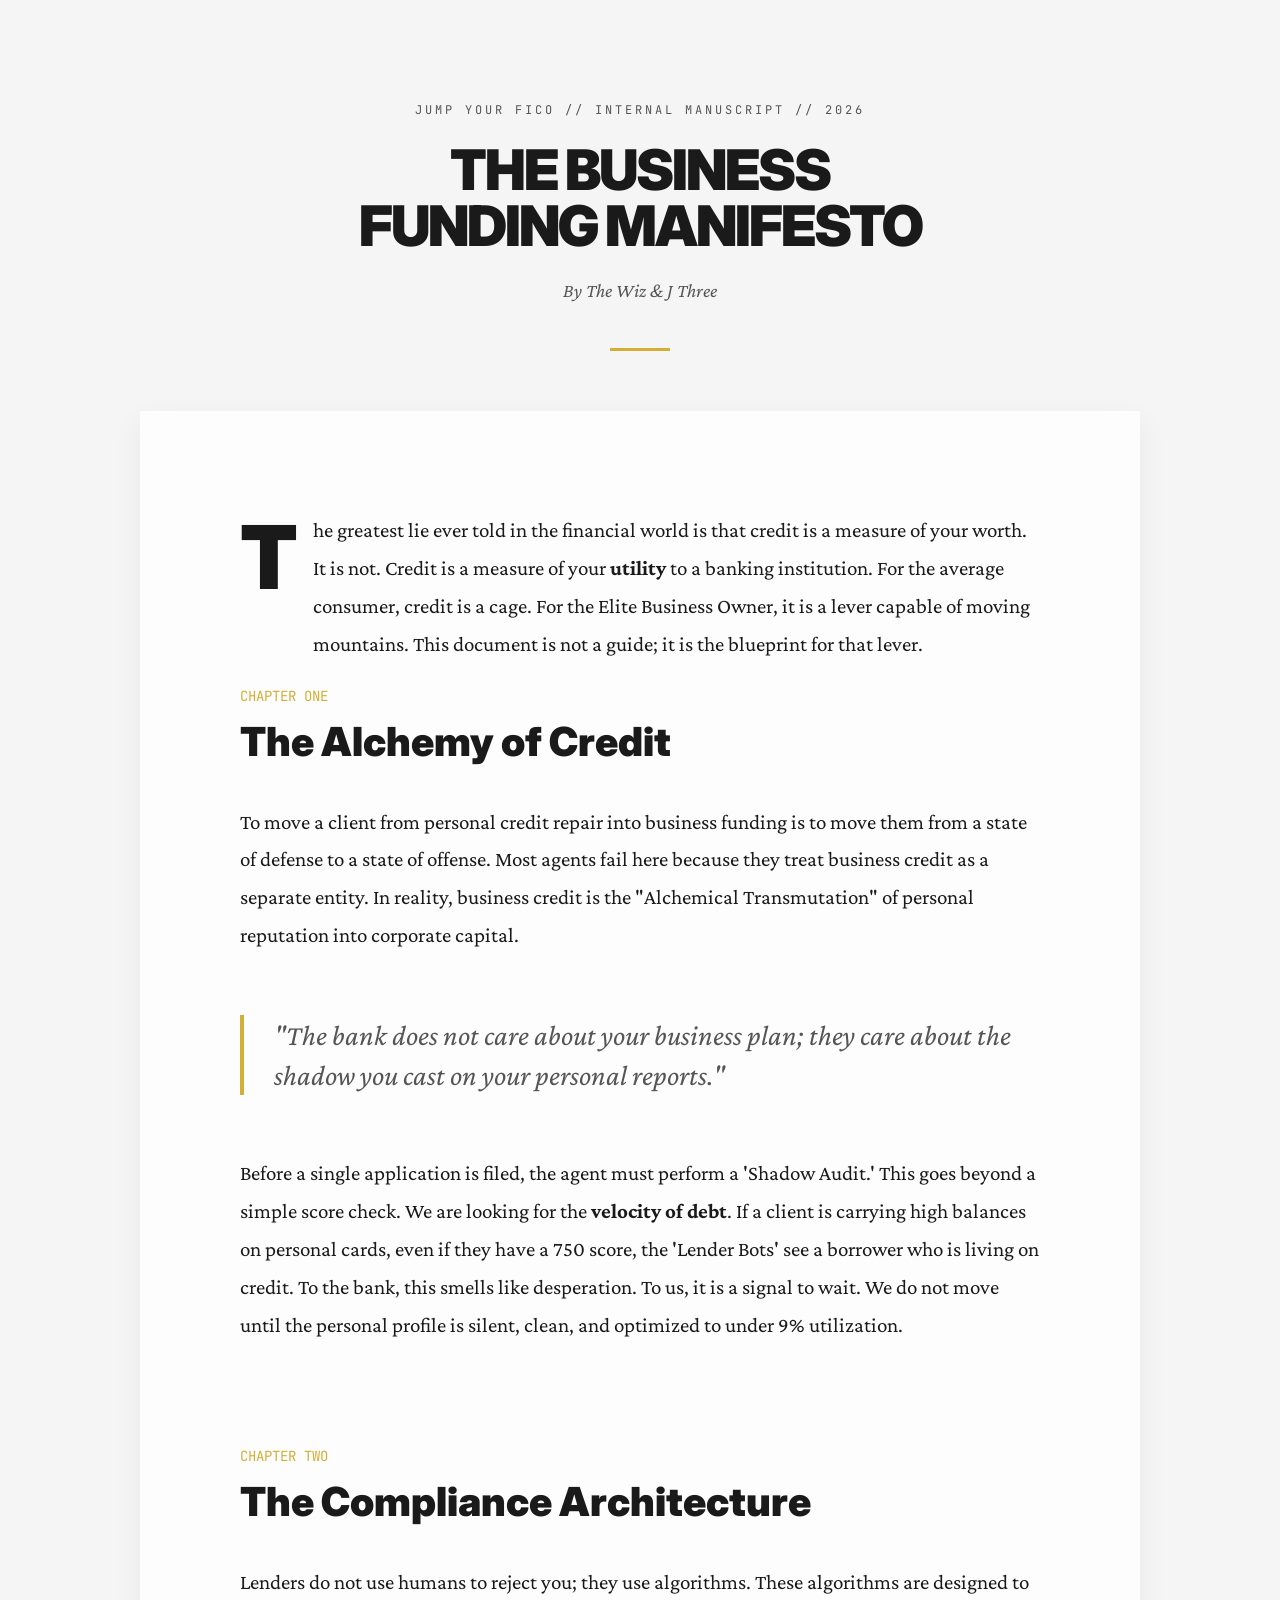
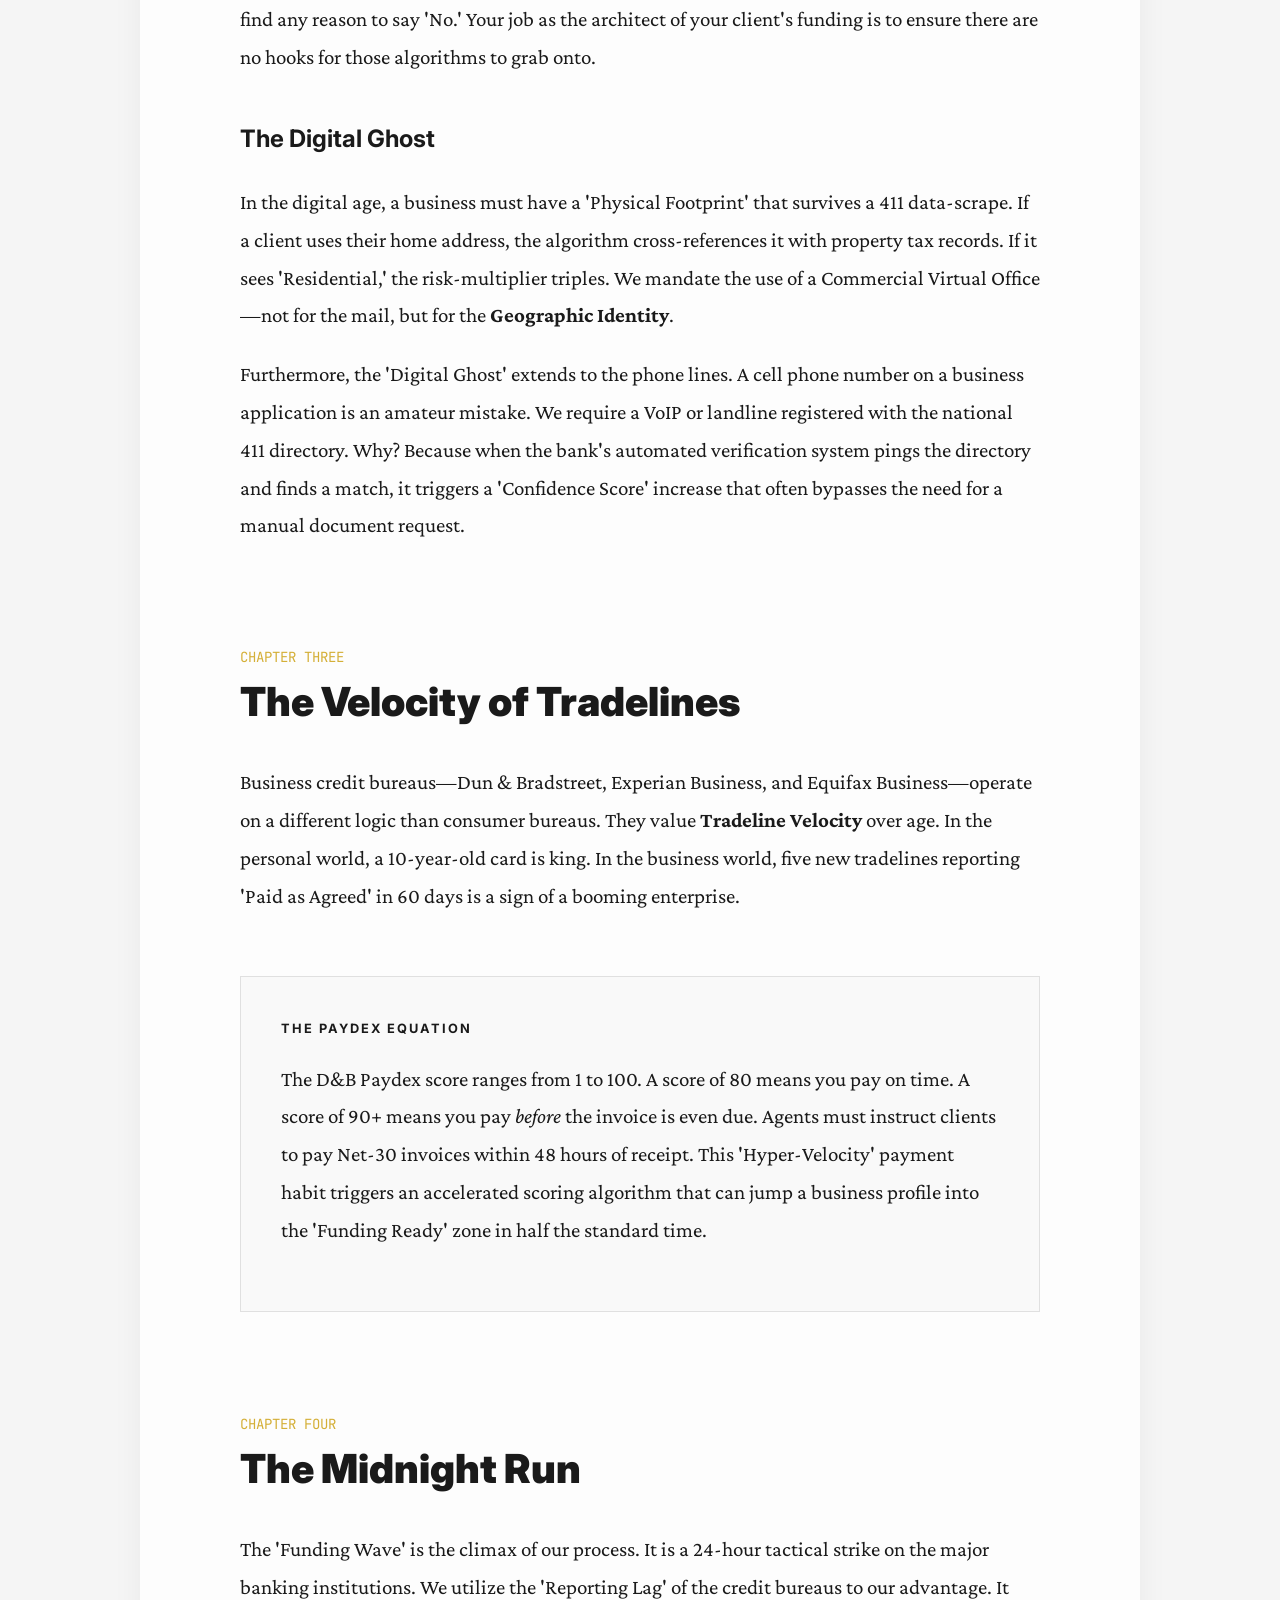
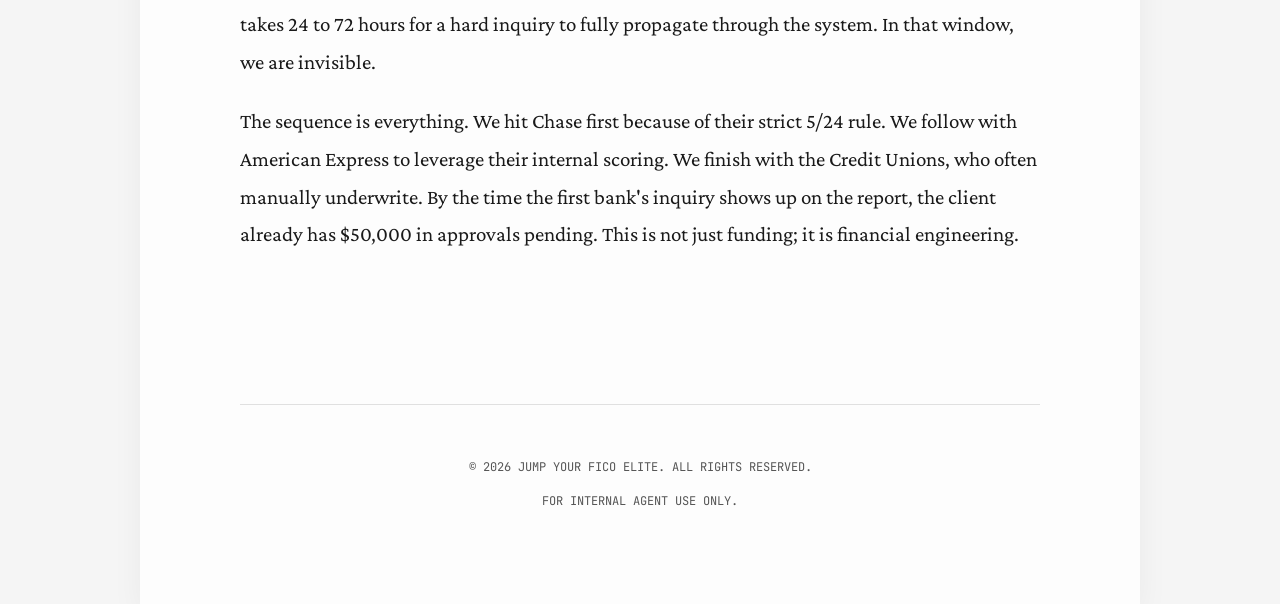
<file: index.html>
<!DOCTYPE html>
<html lang="en">
<head>
    <meta charset="UTF-8">
    <meta name="viewport" content="width=device-width, initial-scale=1.0">
    <title>The Business Funding Manifesto | Jump Your FICO</title>
    <link rel="stylesheet" href="styles.css">
    <link href="https://fonts.googleapis.com/css2?family=Crimson+Pro:ital,wght@0,400;0,700;1,400&family=Inter:wght@400;900&family=JetBrains+Mono&display=swap" rel="stylesheet">
</head>
<body class="ebook-mode">
    <div class="progress-bar-top"></div>
    
    <header class="manuscript-header">
        <div class="meta">JUMP YOUR FICO // INTERNAL MANUSCRIPT // 2026</div>
        <h1 class="book-title">THE BUSINESS<br>FUNDING MANIFESTO</h1>
        <p class="author">By The Wiz & J Three</p>
        <div class="divider"></div>
    </header>

    <main class="manuscript-container">
        <section class="prologue">
            <p class="dropcap">T</p>
            <p>he greatest lie ever told in the financial world is that credit is a measure of your worth. It is not. Credit is a measure of your <strong>utility</strong> to a banking institution. For the average consumer, credit is a cage. For the Elite Business Owner, it is a lever capable of moving mountains. This document is not a guide; it is the blueprint for that lever.</p>
        </section>

        <section id="chapter-1" class="chapter">
            <span class="chapter-label">Chapter One</span>
            <h2>The Alchemy of Credit</h2>
            <p>To move a client from personal credit repair into business funding is to move them from a state of defense to a state of offense. Most agents fail here because they treat business credit as a separate entity. In reality, business credit is the "Alchemical Transmutation" of personal reputation into corporate capital.</p>
            
            <blockquote class="pull-quote">
                "The bank does not care about your business plan; they care about the shadow you cast on your personal reports."
            </blockquote>

            <p>Before a single application is filed, the agent must perform a 'Shadow Audit.' This goes beyond a simple score check. We are looking for the <strong>velocity of debt</strong>. If a client is carrying high balances on personal cards, even if they have a 750 score, the 'Lender Bots' see a borrower who is living on credit. To the bank, this smells like desperation. To us, it is a signal to wait. We do not move until the personal profile is silent, clean, and optimized to under 9% utilization.</p>
        </section>

        <section id="chapter-2" class="chapter">
            <span class="chapter-label">Chapter Two</span>
            <h2>The Compliance Architecture</h2>
            <p>Lenders do not use humans to reject you; they use algorithms. These algorithms are designed to find any reason to say 'No.' Your job as the architect of your client's funding is to ensure there are no hooks for those algorithms to grab onto.</p>
            
            <h3>The Digital Ghost</h3>
            <p>In the digital age, a business must have a 'Physical Footprint' that survives a 411 data-scrape. If a client uses their home address, the algorithm cross-references it with property tax records. If it sees 'Residential,' the risk-multiplier triples. We mandate the use of a Commercial Virtual Office—not for the mail, but for the <strong>Geographic Identity</strong>.</p>
            
            <p>Furthermore, the 'Digital Ghost' extends to the phone lines. A cell phone number on a business application is an amateur mistake. We require a VoIP or landline registered with the national 411 directory. Why? Because when the bank's automated verification system pings the directory and finds a match, it triggers a 'Confidence Score' increase that often bypasses the need for a manual document request.</p>
        </section>

        <section id="chapter-3" class="chapter">
            <span class="chapter-label">Chapter Three</span>
            <h2>The Velocity of Tradelines</h2>
            <p>Business credit bureaus—Dun & Bradstreet, Experian Business, and Equifax Business—operate on a different logic than consumer bureaus. They value <strong>Tradeline Velocity</strong> over age. In the personal world, a 10-year-old card is king. In the business world, five new tradelines reporting 'Paid as Agreed' in 60 days is a sign of a booming enterprise.</p>

            <div class="note-box">
                <h4>The Paydex Equation</h4>
                <p>The D&B Paydex score ranges from 1 to 100. A score of 80 means you pay on time. A score of 90+ means you pay <i>before</i> the invoice is even due. Agents must instruct clients to pay Net-30 invoices within 48 hours of receipt. This 'Hyper-Velocity' payment habit triggers an accelerated scoring algorithm that can jump a business profile into the 'Funding Ready' zone in half the standard time.</p>
            </div>
        </section>

        <section id="chapter-4" class="chapter">
            <span class="chapter-label">Chapter Four</span>
            <h2>The Midnight Run</h2>
            <p>The 'Funding Wave' is the climax of our process. It is a 24-hour tactical strike on the major banking institutions. We utilize the 'Reporting Lag' of the credit bureaus to our advantage. It takes 24 to 72 hours for a hard inquiry to fully propagate through the system. In that window, we are invisible.</p>
            
            <p>The sequence is everything. We hit Chase first because of their strict 5/24 rule. We follow with American Express to leverage their internal scoring. We finish with the Credit Unions, who often manually underwrite. By the time the first bank's inquiry shows up on the report, the client already has $50,000 in approvals pending. This is not just funding; it is financial engineering.</p>
        </section>

        <footer class="manuscript-footer">
            <p>© 2026 JUMP YOUR FICO ELITE. ALL RIGHTS RESERVED.</p>
            <p>FOR INTERNAL AGENT USE ONLY.</p>
        </footer>
    </main>
</body>
</html>
</file>
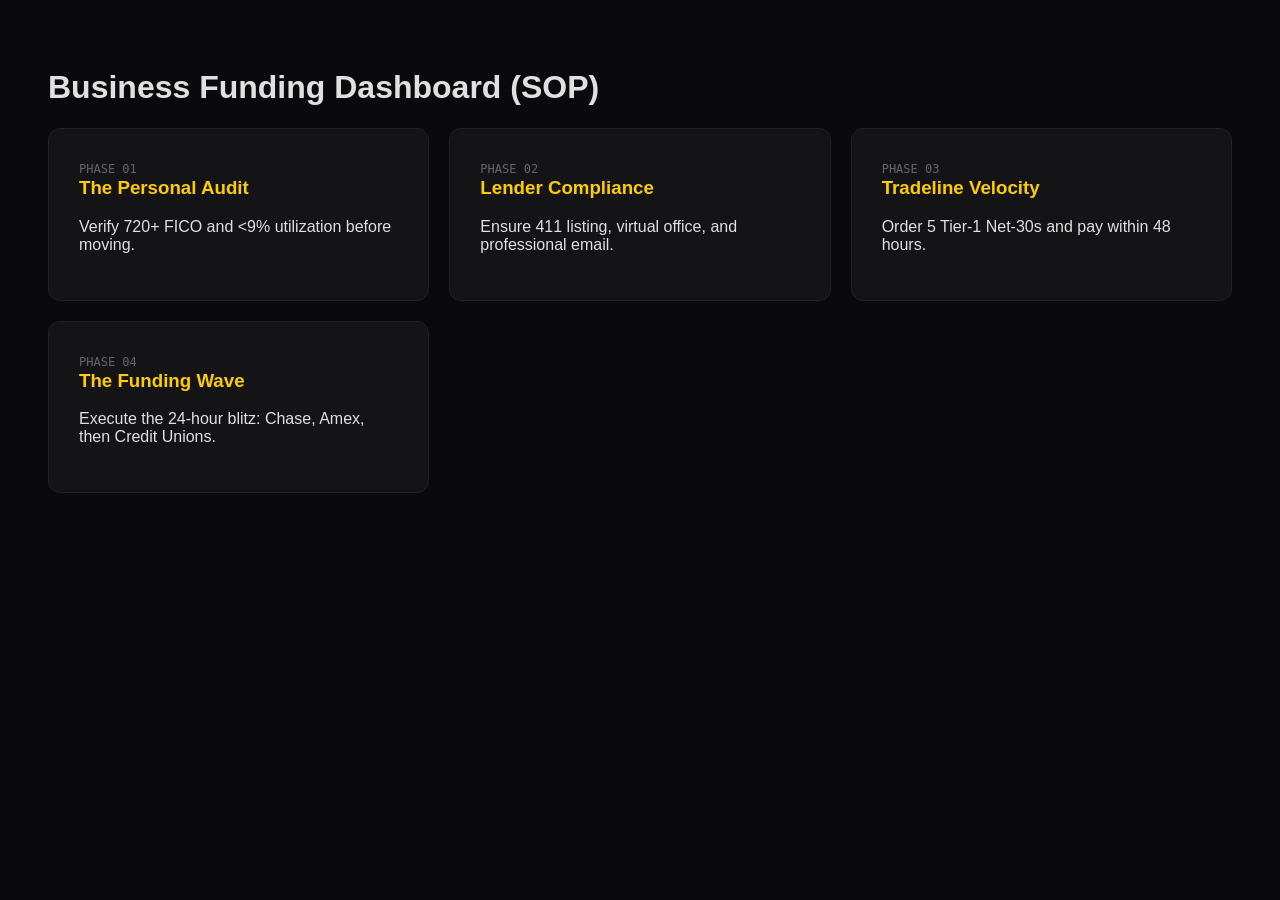
<file: dashboard-v1.html>
<!DOCTYPE html>
<html lang="en">
<head>
    <meta charset="UTF-8">
    <meta name="viewport" content="width=device-width, initial-scale=1.0">
    <title>Business Funding SOP | Dashboard</title>
    <style>
        :root { --gold: #ffcc00; --bg: #0a0a0c; --card: #141417; }
        body { background: var(--bg); color: #e0e0e0; font-family: sans-serif; padding: 40px; }
        .grid { display: grid; grid-template-columns: repeat(auto-fit, minmax(300px, 1fr)); gap: 20px; }
        .card { background: var(--card); border: 1px solid #222; padding: 30px; border-radius: 12px; }
        .card h3 { color: var(--gold); margin-top: 0; }
        .status { font-family: monospace; font-size: 12px; color: #666; }
    </style>
</head>
<body>
    <h1>Business Funding Dashboard (SOP)</h1>
    <div class="grid">
        <div class="card">
            <span class="status">PHASE 01</span>
            <h3>The Personal Audit</h3>
            <p>Verify 720+ FICO and <9% utilization before moving.</p>
        </div>
        <div class="card">
            <span class="status">PHASE 02</span>
            <h3>Lender Compliance</h3>
            <p>Ensure 411 listing, virtual office, and professional email.</p>
        </div>
        <div class="card">
            <span class="status">PHASE 03</span>
            <h3>Tradeline Velocity</h3>
            <p>Order 5 Tier-1 Net-30s and pay within 48 hours.</p>
        </div>
        <div class="card">
            <span class="status">PHASE 04</span>
            <h3>The Funding Wave</h3>
            <p>Execute the 24-hour blitz: Chase, Amex, then Credit Unions.</p>
        </div>
    </div>
</body>
</html>
</file>
<file: styles.css>
:root {
    --gold: #d4af37;
    --paper: #fdfdfd;
    --ink: #1a1a1a;
    --dim-ink: #555;
    --border: #e0e0e0;
}

body.ebook-mode {
    background-color: #f5f5f5;
    color: var(--ink);
    font-family: 'Crimson Pro', serif;
    margin: 0;
    line-height: 1.8;
    font-size: 21px; /* Book standard */
}

.progress-bar-top {
    position: fixed;
    top: 0;
    left: 0;
    height: 4px;
    background: var(--gold);
    width: 0%;
    z-index: 1000;
}

.manuscript-header {
    max-width: 800px;
    margin: 100px auto 60px;
    text-align: center;
    padding: 0 40px;
}

.meta {
    font-family: 'JetBrains Mono', monospace;
    font-size: 12px;
    letter-spacing: 3px;
    color: var(--dim-ink);
    margin-bottom: 20px;
}

.book-title {
    font-family: 'Inter', sans-serif;
    font-weight: 900;
    font-size: 3.5rem;
    line-height: 1;
    margin: 0 0 20px;
    letter-spacing: -2px;
}

.author {
    font-style: italic;
    font-size: 1.2rem;
    color: var(--dim-ink);
}

.divider {
    width: 60px;
    height: 3px;
    background: var(--gold);
    margin: 40px auto 0;
}

.manuscript-container {
    max-width: 800px;
    margin: 0 auto;
    background: var(--paper);
    padding: 80px 100px;
    box-shadow: 0 10px 30px rgba(0,0,0,0.05);
}

.chapter {
    margin-bottom: 100px;
}

.chapter-label {
    display: block;
    font-family: 'JetBrains Mono', monospace;
    font-size: 14px;
    color: var(--gold);
    text-transform: uppercase;
    margin-bottom: 10px;
}

h2 {
    font-family: 'Inter', sans-serif;
    font-weight: 900;
    font-size: 2.5rem;
    line-height: 1.1;
    margin-top: 0;
    margin-bottom: 40px;
}

h3 {
    font-family: 'Inter', sans-serif;
    font-weight: 700;
    font-size: 1.5rem;
    margin-top: 40px;
}

.dropcap {
    float: left;
    font-size: 5.5rem;
    line-height: 0.8;
    margin-right: 15px;
    margin-top: 10px;
    font-family: 'Inter', sans-serif;
    font-weight: 900;
    color: var(--ink);
}

.pull-quote {
    font-style: italic;
    font-size: 1.8rem;
    border-left: 4px solid var(--gold);
    padding-left: 30px;
    margin: 60px 0;
    color: var(--dim-ink);
    line-height: 1.4;
}

.note-box {
    background: #f9f9f9;
    border: 1px solid var(--border);
    padding: 40px;
    margin: 60px 0;
}

.note-box h4 {
    margin-top: 0;
    font-family: 'Inter', sans-serif;
    text-transform: uppercase;
    font-size: 0.8rem;
    letter-spacing: 2px;
}

.manuscript-footer {
    margin-top: 150px;
    border-top: 1px solid var(--border);
    padding-top: 40px;
    text-align: center;
    font-size: 12px;
    font-family: 'JetBrains Mono', monospace;
    color: var(--dim-ink);
}

@media (max-width: 800px) {
    .manuscript-container {
        padding: 40px 20px;
    }
    .book-title {
        font-size: 2.5rem;
    }
    body.ebook-mode {
        font-size: 18px;
    }
}
</file>
